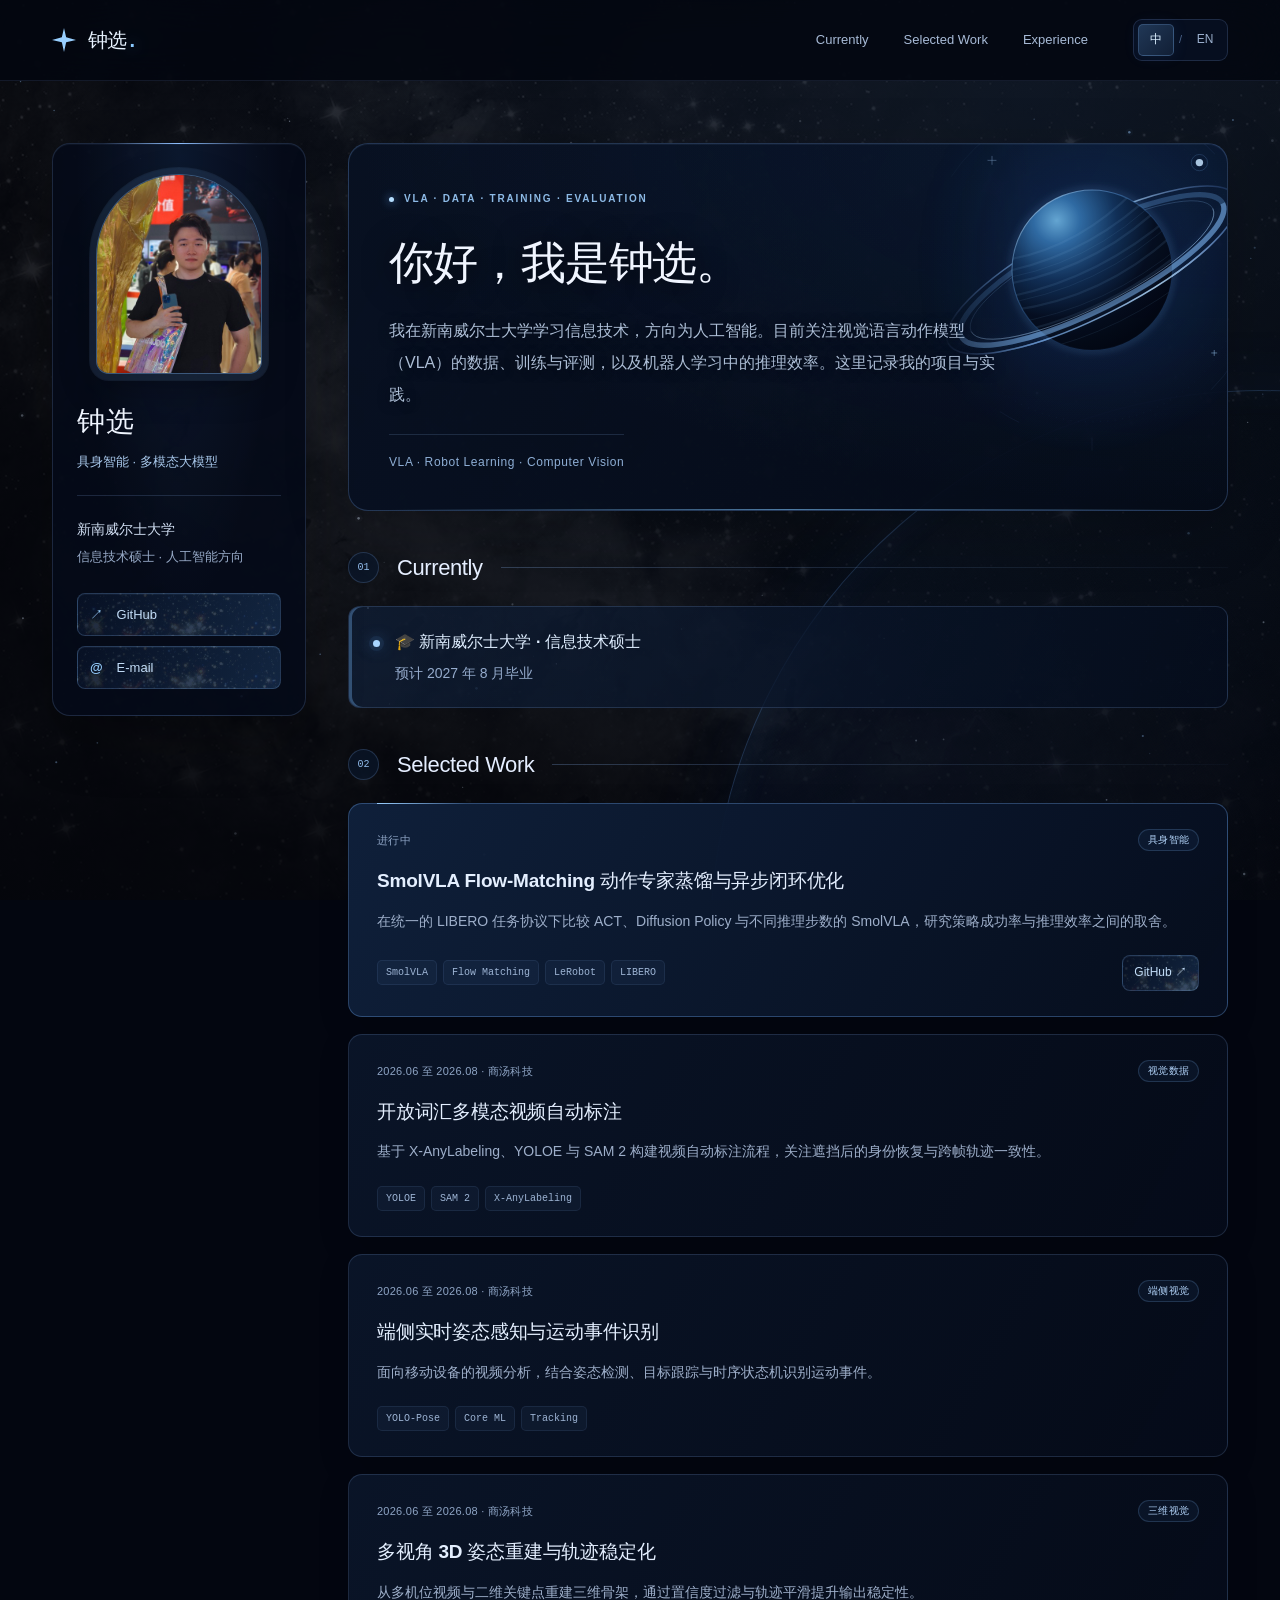
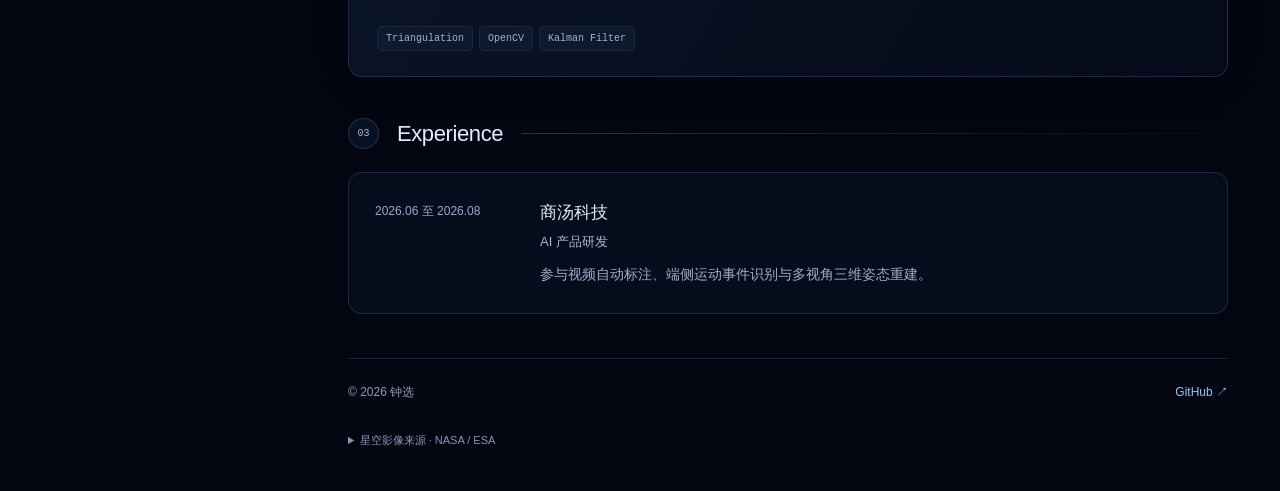
<file: index.html>
<!doctype html>
<html lang="zh-CN" data-language="zh">
<head>
  <meta charset="utf-8">
  <meta name="viewport" content="width=device-width, initial-scale=1">
  <meta name="description" content="我在新南威尔士大学学习信息技术，方向为人工智能。目前关注视觉语言动作模型（VLA）的数据、训练与评测，以及机器人学习中的推理效率。这里记录我的项目与实践。" data-zh="我在新南威尔士大学学习信息技术，方向为人工智能。目前关注视觉语言动作模型（VLA）的数据、训练与评测，以及机器人学习中的推理效率。这里记录我的项目与实践。" data-en="I study Information Technology with a focus on Artificial Intelligence at UNSW Sydney. My current interests are data, training, and evaluation for vision-language-action (VLA) models, alongside inference efficiency in robot learning. This site brings together my projects and practical work.">
  <title>钟选 · Projects</title>
  <link rel="icon" href="assets/favicon.svg" type="image/svg+xml">
  <link rel="stylesheet" href="styles.css">
  <link rel="stylesheet" href="cosmic.css">
  <meta name="theme-color" content="#030610">
  <script src="app.js" defer></script>
  <script src="space.js" defer></script>
</head>
<body data-title-zh="钟选" data-title-en="Xuan Zhong">
  <div class="space-scene" aria-hidden="true">
    <div class="nebula"></div>
    <canvas id="starfield"></canvas>
    <div class="celestial-horizon"></div>
  </div>
  <a class="skip-link" href="#main"><span lang="zh-CN">跳转至内容</span><span lang="en">Skip to content</span></a>
  <header class="site-header"><div class="header-inner">
    <a class="wordmark" href="#about"><span lang="zh-CN">钟选</span><span lang="en">Xuan Zhong</span><span class="wordmark-dot">.</span></a>
    <nav aria-label="Main navigation">
      <a href="#currently">Currently</a><a href="#selected-work">Selected Work</a>
      <a href="#experience">Experience</a>
    </nav>
    <div class="language-switch" role="group" aria-label="Language / 语言">
      <button type="button" data-set-language="zh" aria-pressed="true">中</button><span aria-hidden="true">/</span>
      <button type="button" data-set-language="en" aria-pressed="false">EN</button>
    </div>
  </div></header>
  <div class="page-layout">
    <aside class="profile" aria-label="Profile / 个人信息">
      <div class="portrait-frame"><img class="portrait" src="assets/profile-personal.jpeg" alt="钟选 / Xuan Zhong" width="180" height="216"></div>
      <div class="profile-copy"><h2><span lang="zh-CN">钟选</span><span lang="en">Xuan Zhong</span></h2><p class="profile-role"><span lang="zh-CN">具身智能 · 多模态大模型</span><span lang="en">Embodied AI · Multimodal Foundation Models</span></p>
      <p class="profile-education"><span lang="zh-CN">新南威尔士大学</span><span lang="en">UNSW Sydney</span><span class="degree"><span lang="zh-CN">信息技术硕士 · 人工智能方向</span><span lang="en">Master of Information Technology · Artificial Intelligence</span></span></p>
      <div class="profile-links"><a href="https://github.com/jojo052"><span class="link-icon" aria-hidden="true">↗</span> GitHub</a>
      <div class="email-control"><button type="button" class="email-copy" data-copy-email="isaac2027xuanzhong@163.com" aria-label="复制邮箱地址"><span class="link-icon" aria-hidden="true">@</span> E-mail</button>
      <span id="email-copy-status" class="copy-status" role="status" aria-live="polite"></span></div></div></div>
    </aside>
    <main id="main">
      <section class="intro" id="about">
        <div class="orbital-visual" aria-hidden="true"><img src="assets/orbital-planet.svg" alt="" width="540" height="540"></div>
        <p class="eyebrow">VLA · DATA · TRAINING · EVALUATION</p>
        <h1><span lang="zh-CN">你好，我是钟选。</span><span lang="en">Hello, I'm Xuan Zhong.</span></h1>
        <p class="intro-text"><span lang="zh-CN">我在新南威尔士大学学习信息技术，方向为人工智能。目前关注视觉语言动作模型（VLA）的数据、训练与评测，以及机器人学习中的推理效率。这里记录我的项目与实践。</span><span lang="en">I study Information Technology with a focus on Artificial Intelligence at UNSW Sydney. My current interests are data, training, and evaluation for vision-language-action (VLA) models, alongside inference efficiency in robot learning. This site brings together my projects and practical work.</span></p><p class="interests">VLA · Robot Learning · Computer Vision</p>
      </section>
      <section id="currently" class="section"><div class="section-heading"><h2>Currently</h2><span class="section-mark" aria-hidden="true">01</span></div>
        <ul class="current-list"><li><span class="current-dot" aria-hidden="true"></span><div>
          <strong class="current-title"><span lang="zh-CN">🎓 新南威尔士大学 · 信息技术硕士</span><span lang="en">🎓 Master of Information Technology @ UNSW Sydney</span></strong><p><span lang="zh-CN">预计 2027 年 8 月毕业</span><span lang="en">Graduating Aug 2027</span></p></div></li></ul>
      </section>
      <section id="selected-work" class="section"><div class="section-heading"><h2>Selected Work</h2><span class="section-mark" aria-hidden="true">02</span></div>
        <div class="projects"><article class="project" id="smolvla-flow">
          <div class="project-meta"><span><span lang="zh-CN">进行中</span><span lang="en">Ongoing</span></span><span class="category"><span lang="zh-CN">具身智能</span><span lang="en">Embodied AI</span></span></div>
          <h3><span lang="zh-CN">SmolVLA Flow-Matching 动作专家蒸馏与异步闭环优化</span><span lang="en">SmolVLA Flow-Matching: Action Expert Distillation and Asynchronous Control</span></h3><p><span lang="zh-CN">在统一的 LIBERO 任务协议下比较 ACT、Diffusion Policy 与不同推理步数的 SmolVLA，研究策略成功率与推理效率之间的取舍。</span><span lang="en">Comparing ACT, Diffusion Policy, and SmolVLA with different inference step counts under a shared LIBERO task protocol, studying the trade-offs between policy success and inference efficiency.</span></p>
          <div class="project-bottom"><ul class="tags" aria-label="Technologies"><li>SmolVLA</li><li>Flow Matching</li><li>LeRobot</li><li>LIBERO</li></ul><a class="project-link" href="https://github.com/jojo052/smolvla-flow">GitHub <span aria-hidden="true">↗</span></a></div>
        </article>
<article class="project" id="video-annotation">
          <div class="project-meta"><span><span lang="zh-CN">2026.06 至 2026.08 · 商汤科技</span><span lang="en">Jun to Aug 2026 · SenseTime</span></span><span class="category"><span lang="zh-CN">视觉数据</span><span lang="en">Visual Data</span></span></div>
          <h3><span lang="zh-CN">开放词汇多模态视频自动标注</span><span lang="en">Open-Vocabulary Multimodal Video Annotation</span></h3><p><span lang="zh-CN">基于 X-AnyLabeling、YOLOE 与 SAM 2 构建视频自动标注流程，关注遮挡后的身份恢复与跨帧轨迹一致性。</span><span lang="en">Building a video annotation workflow with X-AnyLabeling, YOLOE, and SAM 2, with a focus on identity recovery after occlusion and consistent trajectories across frames.</span></p>
          <div class="project-bottom"><ul class="tags" aria-label="Technologies"><li>YOLOE</li><li>SAM 2</li><li>X-AnyLabeling</li></ul></div>
        </article>
<article class="project" id="on-device-vision">
          <div class="project-meta"><span><span lang="zh-CN">2026.06 至 2026.08 · 商汤科技</span><span lang="en">Jun to Aug 2026 · SenseTime</span></span><span class="category"><span lang="zh-CN">端侧视觉</span><span lang="en">On-Device Vision</span></span></div>
          <h3><span lang="zh-CN">端侧实时姿态感知与运动事件识别</span><span lang="en">Real-Time Pose Perception and Sports Event Recognition</span></h3><p><span lang="zh-CN">面向移动设备的视频分析，结合姿态检测、目标跟踪与时序状态机识别运动事件。</span><span lang="en">Video analysis on mobile devices, combining pose detection, object tracking, and temporal state machines to recognize sports events.</span></p>
          <div class="project-bottom"><ul class="tags" aria-label="Technologies"><li>YOLO-Pose</li><li>Core ML</li><li>Tracking</li></ul></div>
        </article>
<article class="project" id="multiview-pose">
          <div class="project-meta"><span><span lang="zh-CN">2026.06 至 2026.08 · 商汤科技</span><span lang="en">Jun to Aug 2026 · SenseTime</span></span><span class="category"><span lang="zh-CN">三维视觉</span><span lang="en">3D Vision</span></span></div>
          <h3><span lang="zh-CN">多视角 3D 姿态重建与轨迹稳定化</span><span lang="en">Multi-View 3D Pose Reconstruction and Trajectory Stabilization</span></h3><p><span lang="zh-CN">从多机位视频与二维关键点重建三维骨架，通过置信度过滤与轨迹平滑提升输出稳定性。</span><span lang="en">Reconstructing 3D skeletons from multi-camera video and 2D keypoints, using confidence filtering and trajectory smoothing to improve stability.</span></p>
          <div class="project-bottom"><ul class="tags" aria-label="Technologies"><li>Triangulation</li><li>OpenCV</li><li>Kalman Filter</li></ul></div>
        </article></div>
      </section>
      <section id="experience" class="section"><div class="section-heading"><h2>Experience</h2><span class="section-mark" aria-hidden="true">03</span></div>
        <article class="experience-item"><p class="date"><span lang="zh-CN">2026.06 至 2026.08</span><span lang="en">Jun to Aug 2026</span></p>
      <div><h3><span lang="zh-CN">商汤科技</span><span lang="en">SenseTime</span><span class="job-role"><span lang="zh-CN">AI 产品研发</span><span lang="en">AI Product R&amp;D</span></span></h3>
      <p><span lang="zh-CN">参与视频自动标注、端侧运动事件识别与多视角三维姿态重建。</span><span lang="en">Worked on video annotation, on-device sports event recognition, and multi-view 3D pose reconstruction.</span></p></div></article>
      </section>
      <footer><span>© <span id="year">2026</span> <span lang="zh-CN">钟选</span><span lang="en">Xuan Zhong</span></span><a href="https://github.com/jojo052">GitHub <span aria-hidden="true">↗</span></a></footer>
      <details class="image-credits"><summary><span lang="zh-CN">星空影像来源</span><span lang="en">Space imagery credits</span> · NASA / ESA</summary>
        <p><a href="https://science.nasa.gov/asset/hubble/westerlund-2/">Westerlund 2</a> · NASA, ESA, the Hubble Heritage Team (STScI/AURA), A. Nota (ESA/STScI), and the Westerlund 2 Science Team.</p>
        <p><a href="https://science.nasa.gov/missions/hubble/quintuplet-cluster/">Quintuplet Cluster</a> · NASA.</p>
      </details>
    </main>
  </div>
</body>
</html>
</file>
<file: styles.css>
:root{color-scheme:light;--ink:#262b30;--muted:#68727b;--line:#e5e9ec;--accent:#267d88;--surface:#f4f7f8;--page-width:1120px;font-family:-apple-system,BlinkMacSystemFont,"Segoe UI","PingFang SC","Hiragino Sans GB","Microsoft YaHei",sans-serif;color:var(--ink);background:#fff;font-synthesis:none}
*{box-sizing:border-box}html{scroll-behavior:smooth;scroll-padding-top:110px}body{margin:0;font-size:16px;line-height:1.8}html[data-language="zh"] [lang="en"],html[data-language="en"] [lang="zh-CN"]{display:none!important}a{color:var(--accent);text-decoration:none;text-underline-offset:4px}a:hover{text-decoration:underline}a:focus-visible,button:focus-visible{outline:3px solid var(--accent);outline-offset:5px;border-radius:2px}button{font:inherit}h1,h2,h3,p{margin:0}.site-header{border-bottom:1px solid var(--line);background:#fff}.header-inner{max-width:var(--page-width);margin:auto;padding:19px 32px;display:flex;align-items:center;gap:38px}.wordmark{color:var(--ink);font-weight:720;font-size:22px;letter-spacing:-.7px;white-space:nowrap}.wordmark-dot{color:var(--accent);margin-left:3px}nav{display:flex;gap:27px;align-items:center;margin-left:auto}nav a{font-size:14px;color:#56616b}.language-switch{display:flex;align-items:center;gap:7px;font-size:14px;color:#bcc2c6}.language-switch button{background:none;border:0;padding:3px 5px;color:var(--muted);cursor:pointer}.language-switch button[aria-pressed="true"]{color:var(--accent);font-weight:750}.page-layout{max-width:var(--page-width);padding:56px 32px 0;margin:0 auto;display:grid;grid-template-columns:230px minmax(0,1fr);gap:64px}.profile{align-self:start;position:sticky;top:40px}.portrait{display:block;width:166px;height:200px;object-fit:cover;object-position:center;border-radius:5px;background:var(--surface);margin-bottom:25px}.profile h2{font-size:25px;letter-spacing:-.7px;font-weight:720;line-height:1.4}.profile-role{font-size:14px;margin-top:9px;color:#56616b}.profile-education{font-size:14px;margin-top:22px}.degree{display:block;color:var(--muted);font-size:14px;line-height:1.65;margin-top:4px;max-width:215px}.profile-links{display:flex;flex-direction:column;gap:5px;margin-top:22px}.profile-links a{font-size:14px;overflow-wrap:anywhere;color:#53626e}.link-icon{display:inline-block;width:20px;color:var(--accent);font-weight:600}.intro{padding:0 0 14px}.eyebrow{font-size:12px;letter-spacing:1.65px;color:var(--accent);font-weight:650;margin:0 0 17px}h1{font-size:35px;line-height:1.4;font-weight:720;letter-spacing:-1px}.intro-text{font-size:17px;line-height:1.95;margin-top:19px;color:#4b555e;max-width:730px}.interests{color:var(--muted);font-size:14px;margin-top:16px}.section{margin-top:37px}.section-heading{display:flex;align-items:baseline;justify-content:space-between;border-bottom:1px solid var(--line);padding-bottom:12px;gap:14px}.section-heading h2{font-size:23px;letter-spacing:-.45px;font-weight:660;line-height:1.5}.heading-translation{font-size:14px;color:var(--muted);font-weight:400;margin-left:13px;letter-spacing:0}.section-mark{font-size:12px;color:#7c8790;font-variant-numeric:tabular-nums}.current-list{list-style:none;padding:0;margin:21px 0 0}.current-list li{display:flex;gap:15px}.current-dot{width:7px;height:7px;flex-shrink:0;border-radius:50%;background:var(--accent);margin-top:11px}.current-list a{font-weight:650;font-size:17px}.current-list p{margin-top:4px;color:#59636c;font-size:16px;line-height:1.8}.project{padding:25px 0;border-bottom:1px solid var(--line)}.project:last-child{border-bottom:none;padding-bottom:0}.project-meta{display:flex;justify-content:space-between;gap:12px;font-size:13px;line-height:1.65;color:var(--muted)}.category{color:var(--accent);white-space:nowrap}.project h3{font-size:19px;line-height:1.65;font-weight:650;margin-top:8px;letter-spacing:-.2px}.project p{font-size:16px;line-height:1.85;color:#59636c;margin-top:9px}.project-bottom{display:flex;align-items:center;justify-content:space-between;gap:15px;margin-top:14px}.tags{padding:0;margin:0;list-style:none;display:flex;flex-wrap:wrap;gap:7px}.tags li{font-size:12px;line-height:1.6;padding:3px 8px;background:var(--surface);color:#586671;border-radius:3px}.project-link{font-size:14px;white-space:nowrap}.experience-item{padding-top:22px;display:grid;grid-template-columns:145px minmax(0,1fr);gap:20px}.date{font-size:13px;color:var(--muted);padding-top:3px}.experience-item h3{font-size:17px;font-weight:650}.job-role{display:block;color:#55626c;font-weight:400;font-size:14px;margin-top:1px}.experience-item p:not(.date){font-size:16px;color:#59636c;margin-top:8px}footer{border-top:1px solid var(--line);margin-top:55px;padding:21px 0 28px;display:flex;justify-content:space-between;gap:20px;font-size:13px;color:var(--muted)}.skip-link{position:absolute;top:-100px;left:16px;background:#fff;padding:10px;z-index:10}.skip-link:focus{top:10px}
@media(min-width:1400px){.page-layout{padding-top:68px}}
@media(max-width:900px){.page-layout{grid-template-columns:190px minmax(0,1fr);gap:36px;padding:40px 24px 0}.header-inner{padding:18px 24px;gap:24px}.portrait{width:150px;height:181px}nav{gap:18px}h1{font-size:30px}.profile-links a{font-size:13px}.experience-item{grid-template-columns:1fr;gap:5px}}
@media(max-width:650px){.header-inner{padding:14px 20px;gap:16px;flex-wrap:wrap}.wordmark{font-size:20px}nav{order:3;width:100%;margin:0;gap:24px}.language-switch{margin-left:auto}.page-layout{display:block;padding:29px 20px 0}.profile{position:static;display:flex;gap:20px;align-items:flex-start;border-bottom:1px solid var(--line);padding-bottom:27px;margin-bottom:31px}.portrait{width:105px;height:128px;flex-shrink:0;margin:0}.profile h2{font-size:23px}.profile-education{margin-top:10px}.profile-role{margin-top:5px}.profile-links{margin-top:11px;gap:3px}.degree{max-width:none}.eyebrow{font-size:11px;letter-spacing:1px;margin-bottom:12px}h1{font-size:29px}.intro-text{font-size:16px}.section{margin-top:29px}.section-heading h2{font-size:22px}.project-meta{flex-wrap:wrap;gap:5px 14px}.project h3{font-size:18px}.project-bottom{align-items:flex-start}.heading-translation{font-size:13px;margin-left:10px}footer{margin-top:36px}}
@media(prefers-reduced-motion:reduce){html{scroll-behavior:auto}}
</file>
<file: cosmic.css>
/* Celestial presentation layer. Content and core layout live in their original files. */
:root {
  color-scheme: dark;
  --ink: #eaf2ff;
  --muted: #9cacc7;
  --line: rgba(139, 177, 235, .18);
  --accent: #92caff;
  --surface: #0d1931;
  --space-black: #030610;
  --page-width: 1240px;
  background: var(--space-black);
}
body { position: relative; isolation: isolate; min-height: 100vh; }
::selection { background: #2c5890; color: #fff; }
.space-scene { position: fixed; inset: 0; overflow: hidden; pointer-events: none; z-index: -1; background: radial-gradient(ellipse at 80% 10%, #0a1932, #030610 70%); }
.nebula {
  position: absolute; inset: -5%; filter: grayscale(1); opacity: .48;
  background: radial-gradient(ellipse at 78% 8%, rgba(28, 67, 131, .24), transparent 53%),
    linear-gradient(180deg, rgba(3, 6, 16, .68), rgba(3, 6, 16, .93)),
    url("assets/nasa-westerlund-2.jpg") center 30% / cover;
}
#starfield { display: block; position: absolute; inset: 0; width: 100%; height: 100%; opacity: .85; }
.celestial-horizon {
  position: absolute; width: min(1100px, 115vw); height: 1100px; right: -530px; top: 390px;
  border: 1px solid rgba(106, 171, 253, .2); border-radius: 50%;
  background: radial-gradient(ellipse at 0 25%, rgba(28, 61, 117, .17), transparent 55%);
  box-shadow: -9px -6px 80px rgba(48, 97, 189, .06), inset 6px 4px 34px rgba(72, 130, 219, .045);
  transform: rotate(-24deg);
}
.site-header {
  position: sticky; top: 0; z-index: 10;
  background: rgba(3, 6, 16, .84); border-bottom: 1px solid rgba(129, 167, 225, .12);
  backdrop-filter: blur(20px); -webkit-backdrop-filter: blur(20px);
}
.header-inner { min-height: 80px; padding: 16px 32px; gap: 32px; }
.wordmark { color: #e8f3ff; display: inline-flex; align-items: center; gap: 9px; font-size: 20px; }
.wordmark::before {
  content: ""; width: 24px; height: 24px; display: block; margin-right: 3px;
  background: #98cfff; clip-path: polygon(50% 0, 59% 39%, 100% 50%, 59% 59%, 50% 100%, 41% 59%, 0 50%, 41% 39%);
}
.wordmark-dot { margin-left: -6px; color: #8bcaff; text-shadow: 0 0 16px #549dff; }
nav { gap: 9px; }
nav a { border: 1px solid transparent; border-radius: 7px; padding: 7px 12px; font-size: 13px; color: #a8bbd7; transition: color .2s, background .2s, border-color .2s; }
nav a:hover { text-decoration: none; color: #eaf6ff; background: rgba(98, 150, 223, .08); border-color: var(--line); }
.language-switch { gap: 5px; padding: 4px; border: 1px solid var(--line); border-radius: 9px; background: rgba(8, 17, 35, .8); }
.language-switch > span { color: #4c658c; font-size: 11px; }
.language-switch button { min-width: 36px; min-height: 32px; border: 1px solid transparent; border-radius: 5px; color: #9bb0ce; font-size: 12px; transition: background .2s, color .2s; }
.language-switch button:hover { color: #e3f3ff; background: #152644; }
.language-switch button[aria-pressed="true"] { border-color: rgba(130, 188, 255, .26); color: #dcf0ff; background: linear-gradient(135deg, #203756, #111f36); box-shadow: 0 0 16px rgba(75, 142, 238, .1); }
.page-layout { grid-template-columns: 254px minmax(0, 1fr); gap: 42px; padding: 62px 32px 0; }
main { min-width: 0; }
.profile {
  top: 110px; padding: 30px 24px 26px; border: 1px solid var(--line); border-radius: 18px;
  background: radial-gradient(ellipse at 50% 0, rgba(49, 96, 161, .16), transparent 58%), rgba(5, 11, 25, .9);
  box-shadow: 0 24px 60px rgba(0, 0, 0, .2), inset 0 1px 0 rgba(155, 195, 255, .05);
}
.profile::before { content: ""; position: absolute; top: -1px; left: 20%; right: 20%; height: 1px; background: linear-gradient(90deg, transparent, #8ebfff, transparent); }
.portrait-frame {
  width: 166px; height: 200px; max-width: 100%; position: relative; overflow: hidden;
  margin: 0 auto 28px; border-radius: 90px 90px 14px 14px; border: 1px solid rgba(132, 182, 240, .4);
  background: #0a192e; box-shadow: 0 0 0 6px rgba(75, 126, 190, .04), 0 0 0 7px rgba(130, 174, 233, .1), 0 12px 36px rgba(0, 0, 0, .3);
}
.portrait-frame::after { content: ""; position: absolute; inset: 0; border-radius: inherit; box-shadow: inset 0 0 22px rgba(4, 12, 31, .15); pointer-events: none; }
.portrait-frame .portrait { position: absolute; width: 185%; height: auto; max-width: none; left: -72%; top: -63%; margin: 0; border: 0; border-radius: 0; }
.profile h2 { color: #f0f6ff; font-size: 28px; letter-spacing: .5px; }
.profile-role { color: #a9c9ec; font-size: 13px; line-height: 1.9; }
.profile-education { color: #d0def2; padding-top: 21px; margin-top: 20px; border-top: 1px solid var(--line); }
.degree { color: #97aac7; font-size: 13px; }
.profile-links { gap: 10px; margin-top: 25px; }
.profile-links a, .email-copy, .project-link {
  position: relative; border: 1px solid rgba(130, 178, 237, .24); border-radius: 8px;
  background: linear-gradient(115deg, rgba(8, 18, 39, .91), rgba(22, 45, 77, .83)), url("assets/nasa-quintuplet.webp") 40% 45% / 280px auto;
  color: #c2dcf7; box-shadow: inset 0 1px 0 rgba(179, 218, 255, .05);
  transition: border-color .22s, box-shadow .22s, transform .22s;
}
.profile-links a, .email-copy { display: block; padding: 9px 12px; font-size: 13px; line-height: 1.8; }
.profile-links a:hover, .email-copy:hover, .project-link:hover { text-decoration: none; border-color: #80b8ef; box-shadow: 0 0 22px rgba(69, 137, 229, .18), inset 0 1px 0 rgba(179, 218, 255, .1); transform: translateY(-2px); color: #fff; }
.link-icon { width: 23px; color: #97cfff; }
.email-control { position: relative; }
.email-copy { width: 100%; text-align: left; cursor: pointer; }
.email-copy:disabled { cursor: wait; }
.copy-status { position: absolute; top: calc(100% + 7px); left: 0; z-index: 2; max-width: 100%; padding: 5px 9px; border: 1px solid var(--line); border-radius: 6px; background: #0c1d36; color: #d4e6ff; font-size: 12px; line-height: 1.6; box-shadow: 0 4px 15px rgba(0, 0, 0, .3); pointer-events: none; }
.copy-status:empty { display: none; }
.intro {
  position: relative; isolation: isolate; overflow: hidden; padding: 46px 40px 36px; min-height: 363px;
  border: 1px solid rgba(124, 174, 244, .24); border-radius: 20px;
  background: radial-gradient(ellipse at 100% 0, rgba(27, 60, 111, .23), transparent 70%), linear-gradient(120deg, rgba(8, 17, 34, .98), rgba(5, 11, 24, .92));
  box-shadow: 0 18px 65px rgba(0, 0, 0, .2), inset 0 1px 0 rgba(151, 192, 247, .06);
}
.intro::after { content: ""; position: absolute; z-index: -1; left: 40px; right: 40px; bottom: 0; height: 1px; background: linear-gradient(90deg, transparent, rgba(125, 196, 255, .6), transparent); }
.orbital-visual { position: absolute; width: 400px; height: 400px; right: -65px; top: -74px; z-index: -1; opacity: .85; pointer-events: none; mask-image: linear-gradient(90deg, transparent, #000 35%); }
.orbital-visual img { display: block; width: 100%; height: 100%; animation: orbit-float 22s ease-in-out infinite; }
.eyebrow { display: flex; align-items: center; gap: 10px; position: relative; max-width: 80%; color: #8dbae6; font-size: 10px; letter-spacing: 1.8px; margin: 0 0 25px; }
.eyebrow::before { content: ""; flex-shrink: 0; width: 5px; height: 5px; border-radius: 50%; background: #b5deff; box-shadow: 0 0 10px #64aaff; }
h1 { position: relative; max-width: 84%; font-size: clamp(32px, 3.5vw, 46px); color: #f0f5ff; line-height: 1.3; letter-spacing: -1.1px; font-weight: 680; text-shadow: 0 2px 30px rgba(0, 0, 0, .8); }
.intro-text { position: relative; max-width: 610px; color: #adbed6; font-size: 16px; line-height: 2; margin-top: 24px; text-shadow: 0 1px 12px #040a16; }
.interests { position: relative; width: fit-content; padding-top: 17px; margin-top: 23px; border-top: 1px solid rgba(121, 162, 218, .19); font-size: 12px; color: #8eaed5; letter-spacing: .6px; }
.section { margin-top: 40px; }
.section-heading { position: relative; align-items: center; gap: 18px; border: 0; padding-bottom: 0; }
.section-heading::after { content: ""; height: 1px; flex: 1; background: linear-gradient(90deg, rgba(140, 184, 248, .26), rgba(140, 184, 248, .03)); }
.section-heading h2 { font-size: 22px; font-weight: 540; color: #e5eeff; letter-spacing: -.4px; }
.section-mark { order: -1; display: grid; place-items: center; width: 31px; height: 31px; flex-shrink: 0; border: 1px solid rgba(134, 181, 244, .2); border-radius: 50%; font: 10px ui-monospace, SFMono-Regular, Menlo, monospace; color: #91bcec; background: rgba(10, 24, 45, .65); }
.current-list { padding: 21px 24px; margin-top: 22px; border: 1px solid var(--line); border-radius: 12px; background: linear-gradient(110deg, rgba(16, 33, 60, .65), rgba(5, 13, 29, .85)); box-shadow: inset 3px 0 0 rgba(117, 180, 245, .35); }
.current-list li { align-items: flex-start; gap: 15px; }
.current-dot { margin-top: 12px; background: #a9d6ff; box-shadow: 0 0 0 4px rgba(105, 179, 245, .08), 0 0 15px rgba(89, 162, 255, .65); }
.current-title { font-size: 16px; font-weight: 580; color: #dfeeff; }
.current-list p { color: #96accd; font-size: 14px; }
.projects { display: grid; gap: 17px; margin-top: 22px; }
.project, .project:last-child { position: relative; isolation: isolate; padding: 25px 28px; border: 1px solid var(--line); border-radius: 14px; background: linear-gradient(120deg, rgba(10, 21, 41, .96), rgba(5, 11, 25, .94)); box-shadow: 0 10px 32px rgba(0, 0, 0, .14); transition: border-color .25s, transform .25s, box-shadow .25s; }
.project::before { content: ""; position: absolute; inset: 0; border-radius: inherit; background: radial-gradient(ellipse at 100% 0, rgba(59, 108, 180, .17), transparent 65%); z-index: -1; opacity: 0; transition: opacity .25s; pointer-events: none; }
.project:first-child { border-color: rgba(113, 171, 243, .33); background: linear-gradient(120deg, rgba(15, 32, 59, .98), rgba(6, 14, 30, .94)); }
.project:first-child::after { content: ""; position: absolute; height: 1px; top: -1px; left: 28px; width: 90px; background: linear-gradient(90deg, #98ceff, transparent); }
.project:hover { border-color: rgba(131, 188, 255, .52); transform: translateY(-3px); box-shadow: 0 16px 38px rgba(0, 0, 0, .25), 0 0 25px rgba(48, 106, 187, .07); }
.project:hover::before { opacity: 1; }
.project-meta { color: #8ea4c4; font-size: 11px; letter-spacing: .25px; align-items: center; }
.category { color: #b0d1f7; border: 1px solid rgba(126, 178, 238, .2); border-radius: 20px; background: rgba(57, 111, 180, .09); padding: 2px 9px; font-size: 10px; }
.project h3 { color: #e4efff; font-size: 19px; margin-top: 14px; line-height: 1.65; font-weight: 580; }
.project p { color: #9eafca; font-size: 14px; line-height: 1.95; margin-top: 11px; }
.project-bottom { gap: 14px; margin-top: 20px; }
.tags { gap: 6px; }
.tags li { background: rgba(111, 152, 215, .06); border: 1px solid rgba(139, 177, 232, .1); color: #9db4d4; border-radius: 5px; padding: 3px 8px; font: 10px/1.7 ui-monospace, SFMono-Regular, Menlo, monospace; }
.project-link { padding: 6px 11px; font-size: 12px; }
.experience-item { grid-template-columns: 145px minmax(0, 1fr); gap: 20px; margin-top: 22px; padding: 25px 26px; border: 1px solid var(--line); border-radius: 14px; background: rgba(6, 15, 31, .88); }
.date { color: #93accf; font-size: 12px; }
.experience-item h3 { color: #e1ecfc; font-size: 17px; }
.job-role { color: #a4b9d5; font-size: 13px; }
.experience-item p:not(.date) { color: #9eafca; font-size: 14px; line-height: 1.9; }
footer { border-color: var(--line); margin-top: 44px; padding: 23px 0; color: #8a9fbe; font-size: 12px; }
.image-credits { margin: 0 0 35px; color: #8197b8; font-size: 11px; }
.image-credits summary { cursor: pointer; padding: 5px 0; width: fit-content; }
.image-credits summary:hover { color: #c5dfff; }
.image-credits p { margin-top: 7px; line-height: 1.7; }
.skip-link { background: #0b2344; color: #fff; z-index: 20; }
:is(a, button, summary):focus-visible { outline: 2px solid #a6d8ff; outline-offset: 5px; }
@keyframes orbit-float { 0%, 100% { transform: translateY(0) rotate(-3deg); } 50% { transform: translateY(9px) rotate(3deg); } }
@media (min-width: 1400px) { .page-layout { padding-top: 68px; } }
@media (max-width: 1050px) {
  .page-layout { grid-template-columns: 220px minmax(0, 1fr); gap: 30px; padding: 42px 26px 0; }
  .profile { padding: 25px 19px; }
  .profile h2 { font-size: 25px; }
  .intro { padding: 35px 30px 30px; }
  .orbital-visual { right: -175px; opacity: .6; }
  .eyebrow { font-size: 9px; letter-spacing: 1.2px; max-width: 100%; }
  .experience-item { grid-template-columns: 1fr; gap: 7px; }
}
@media (max-width: 760px) {
  .header-inner { padding: 15px 22px; gap: 16px; flex-wrap: wrap; }
  nav { order: 3; width: 100%; margin: 0; gap: 10px; }
  nav a { padding: 5px 9px; font-size: 12px; }
  .language-switch { margin-left: auto; }
  .page-layout { grid-template-columns: 190px minmax(0, 1fr); gap: 22px; padding: 32px 22px 0; }
  .profile { top: 148px; padding: 20px 16px; }
  .portrait-frame { width: 145px; height: 175px; }
  .intro { padding: 29px 25px; }
  h1 { max-width: 100%; font-size: 32px; }
  .intro-text { font-size: 15px; }
  .eyebrow { font-size: 9px; letter-spacing: 1px; }
  .section-heading { gap: 12px; }
  .section-heading h2 { font-size: 21px; }
  .project, .project:last-child { padding: 22px; }
  .project-bottom { flex-wrap: wrap; }
  .current-list { padding: 18px; }
  .current-title { font-size: 15px; }
  html { scroll-padding-top: 155px; }
}
@media (max-width: 650px) {
  .header-inner { gap: 10px; padding: 12px 20px; }
  .wordmark { font-size: 19px; }
  .wordmark::before { width: 20px; height: 20px; }
  nav { justify-content: space-between; gap: 4px; }
  nav a { padding: 4px 5px; }
  .page-layout { display: block; padding: 27px 20px 0; }
  .profile { position: relative; top: auto; display: flex; gap: 22px; align-items: flex-start; padding: 24px 20px; margin-bottom: 25px; border-radius: 15px; }
  .portrait-frame { width: 105px; height: 128px; flex-shrink: 0; margin: 5px 0 0; border-radius: 60px 60px 10px 10px; }
  .profile-copy { min-width: 0; flex: 1; }
  .profile h2 { font-size: 24px; }
  .profile-role { font-size: 12px; margin-top: 7px; }
  .profile-education { font-size: 13px; margin-top: 13px; padding-top: 13px; }
  .degree { font-size: 12px; }
  .profile-links { margin-top: 15px; gap: 8px; }
  .profile-links a, .email-copy { padding: 7px 10px; font-size: 12px; }
  .intro { padding: 32px 25px 26px; min-height: 350px; border-radius: 16px; }
  .orbital-visual { width: 320px; height: 320px; top: -70px; right: -160px; opacity: .57; }
  .eyebrow { max-width: 100%; font-size: 8px; letter-spacing: 1.05px; gap: 8px; margin-bottom: 25px; }
  h1 { font-size: 32px; letter-spacing: -.8px; }
  .intro-text { font-size: 15px; line-height: 1.95; margin-top: 20px; }
  .interests { font-size: 11px; letter-spacing: .25px; margin-top: 20px; }
  .section { margin-top: 32px; }
  .current-list { padding: 20px 18px; }
  .project h3 { font-size: 18px; }
  .project-meta { font-size: 11px; }
  .project p { font-size: 14px; }
  .project-bottom { gap: 15px; }
  .tags li { font-size: 10px; }
  .experience-item { padding: 22px; }
  .celestial-horizon { right: -300px; top: 480px; width: 650px; height: 650px; }
}
@media (max-width: 370px) {
  .page-layout { padding-inline: 14px; }
  .header-inner { padding-inline: 14px; }
  .profile { padding: 20px 15px; gap: 16px; }
  .portrait-frame { width: 86px; height: 104px; }
  .profile h2 { font-size: 22px; }
  .intro { padding-inline: 21px; }
  .eyebrow { letter-spacing: .6px; }
}
@media (min-width: 651px) and (max-height: 800px) {
  .profile { position: relative; top: auto; }
}
@media (prefers-reduced-motion: reduce) {
  *, *::before, *::after { animation: none !important; transition: none !important; }
  .project:hover, .profile-links a:hover, .email-copy:hover, .project-link:hover { transform: none; }
}
</file>
